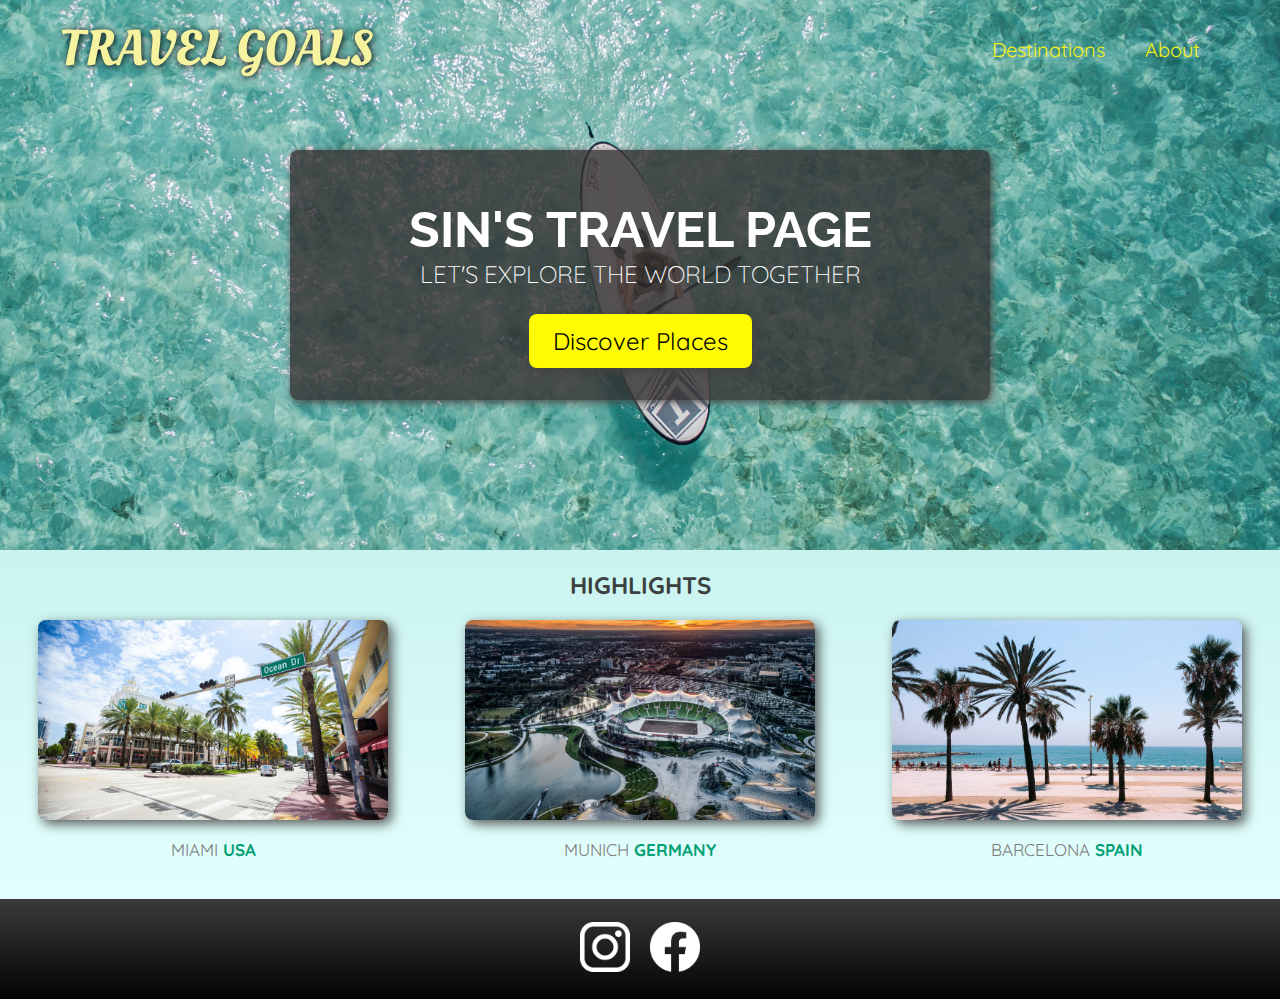
<file: html_files/index.html>
<!DOCTYPE html>
<html lang="en">
  <head>
    <meta charset="UTF-8" />
    <meta http-equiv="X-UA-Compatible" content="IE=edge" />
    <meta name="viewport" content="width=device-width, initial-scale=1.0" />
    <link href="/css_files/styles.css" rel="stylesheet" />
    <link
      href="https://fonts.googleapis.com/css2?family=Raleway:wght@700&family=Oleo+Script:wght@700&family=Quicksand:wght@300;500;700&display=swap"
      rel="stylesheet"
    />
    <link rel="stylesheet" href="/css_files/shared.css" />
    <title>Travel-Page</title>
  </head>
  <body>
    <header>
      <div id="Travel-Logo">
        <a href="/html_files/index.html"> Travel Goals </a>
      </div>
      <nav>
        <ul>
          <li>
            <a href="/html_files/destinations.html">Destinations</a>
          </li>
          <li>
            <a href="#about">About</a>
          </li>
        </ul>
      </nav>
    </header>
    <main>
      <section id="hero">
        <div id="hero-content">
          <h1>Sin's Travel Page</h1>
          <p>Let's Explore The World Together</p>
          <a href="/html_files/destinations.html"> Discover Places </a>
        </div>
      </section>
      <section class="SectionBackGround">
        <h2 id="subtitle">HIGHLIGHTS</h2>
        <div>
          <ul id="highlights">
            <li class="highlights">
              <img src="/images/miami.jpg" alt="Miami" />
              <p>Miami <strong>USA</strong></p>
            </li>
            <li class="highlights">
              <img src="/images/munich.jpg" alt="Munich" />
              <p>Munich <strong>GERMANY</strong></p>
            </li>
            <li class="highlights">
              <img src="/images/barcelona.jpg" alt="Barcelona" />
              <p>Barcelona <strong>SPAIN</strong></p>
            </li>
          </ul>
        </div>
      </section>
    </main>
    <footer id="about">
      <ul id="icons">
        <li>
          <a href="https://www.instagram.com/sinster_21/" target="_blank"><img src="/images/insta.png" alt="Insta Logo"/></a>
        </li>
        <li>
          <a href="https://www.facebook.com" target="_blank"><img src="/images/facebook.png" alt="Facebook Logo" /></a>
        </li>
      </ul>
    </footer>
  </body>
</html>
</file>
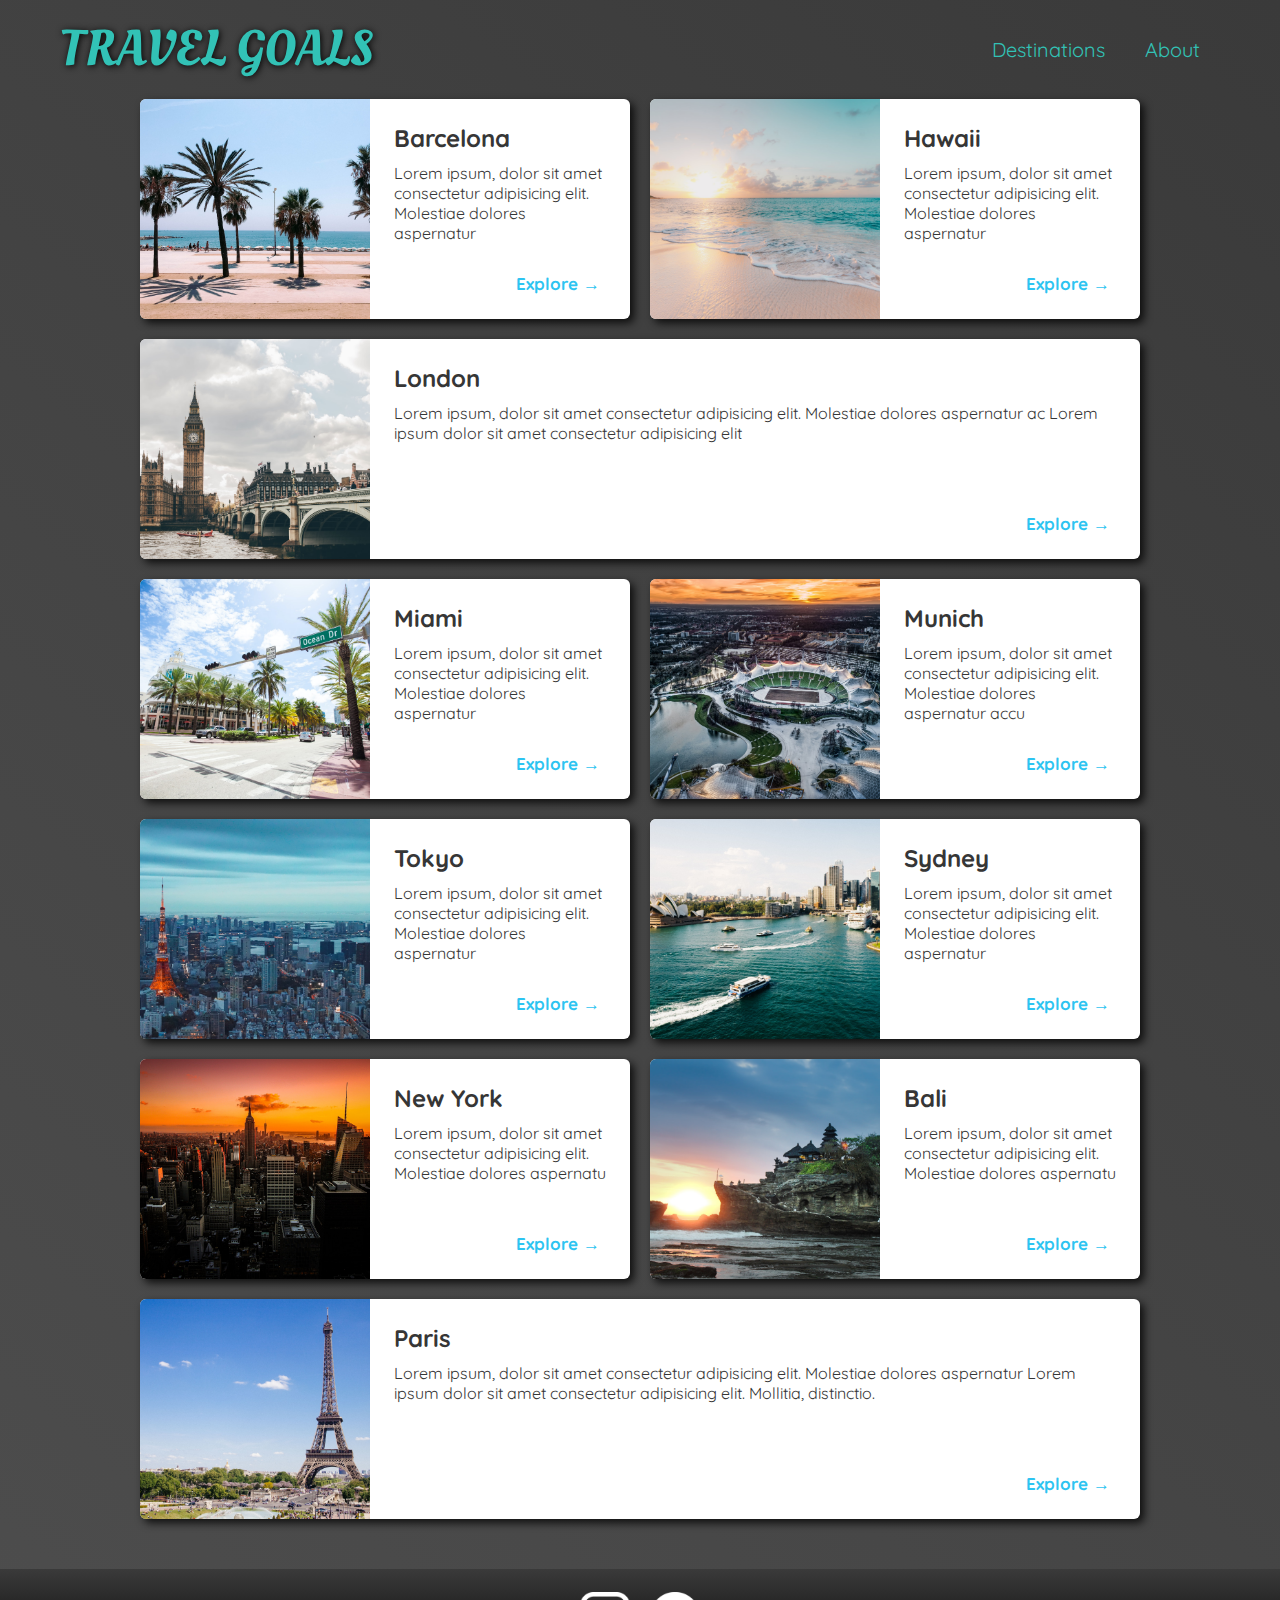
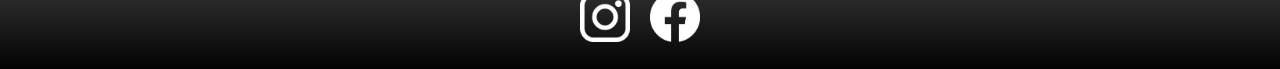
<file: html_files/destinations.html>
<!DOCTYPE html>
<html lang="en">
  <head>
    <meta charset="UTF-8" />
    <meta http-equiv="X-UA-Compatible" content="IE=edge" />
    <meta name="viewport" content="width=device-width, initial-scale=1.0" />
    <link rel="stylesheet" href="/css_files/shared.css" />
    <link rel="stylesheet" href="/css_files/destinations.css" />
    <link
      href="https://fonts.googleapis.com/css2?family=Raleway:wght@700&family=Oleo+Script:wght@700&family=Quicksand:wght@300;500;700&display=swap"
      rel="stylesheet"
    />
    <title>Travel-Page</title>
  </head>
  <body>
    <header>
      <div id="Travel-Logo">
        <a href="/html_files/index.html"> Travel Goals </a>
      </div>
      <nav>
        <ul>
          <li>
            <a href="/html_files/destinations.html">Destinations</a>
          </li>
          <li>
            <a href="#about">About</a>
          </li>
        </ul>
      </nav>
    </header>
    <main>
      <ul>
        <li>
          <img src="/images/barcelona.jpg" />
          <div class="card-content">
            <div>
              <h2>Barcelona</h2>
              <p>
                Lorem ipsum, dolor sit amet consectetur adipisicing elit.
                Molestiae dolores aspernatur
              </p>
            </div>
            <div class="Explore">
              <a href="https://en.wikipedia.org/wiki/Barcelona" target="_blank"
                >Explore &#x2192</a
              >
            </div>
          </div>
        </li>

        <li>
          <img src="/images/hawaii.jpg" />
          <div class="card-content">
            <div>
              <h2>Hawaii</h2>
              <p>
                Lorem ipsum, dolor sit amet consectetur adipisicing elit.
                Molestiae dolores aspernatur
              </p>
            </div>
            <div class="Explore">
              <a href="https://en.wikipedia.org/wiki/Hawaii" target="_blank"
                >Explore &#x2192</a
              >
            </div>
          </div>
        </li>

        <li>
          <img src="/images/london.jpg" />
          <div class="card-content">
            <div>
              <h2>London</h2>
              <p>
                Lorem ipsum, dolor sit amet consectetur adipisicing elit.
                Molestiae dolores aspernatur ac Lorem ipsum dolor sit amet
                consectetur adipisicing elit
              </p>
            </div>
            <div class="Explore">
              <a href="https://en.wikipedia.org/wiki/London" target="_blank"
                >Explore &#x2192</a
              >
            </div>
          </div>
        </li>

        <li>
          <img src="/images/miami.jpg" />
          <div class="card-content">
            <div>
              <h2>Miami</h2>
              <p>
                Lorem ipsum, dolor sit amet consectetur adipisicing elit.
                Molestiae dolores aspernatur
              </p>
            </div>
            <div class="Explore">
              <a href="https://en.wikipedia.org/wiki/Miami" target="_blank"
                >Explore &#x2192</a
              >
            </div>
          </div>
        </li>

        <li>
          <img src="/images/munich.jpg" />
          <div class="card-content">
            <div>
              <h2>Munich</h2>
              <p>
                Lorem ipsum, dolor sit amet consectetur adipisicing elit.
                Molestiae dolores aspernatur accu
              </p>
            </div>
            <div class="Explore">
              <a href="https://en.wikipedia.org/wiki/Munich" target="_blank"
                >Explore &#x2192</a
              >
            </div>
          </div>
        </li>

        <li>
          <img src="/images/tokyo.jpg" />
          <div class="card-content">
            <div>
              <h2>Tokyo</h2>
              <p>
                Lorem ipsum, dolor sit amet consectetur adipisicing elit.
                Molestiae dolores aspernatur
              </p>
            </div>
            <div class="Explore">
              <a href="https://en.wikipedia.org/wiki/Tokyo" target="_blank"
                >Explore &#x2192</a
              >
            </div>
          </div>
        </li>

        <li>
          <img src="/images/sydney.jpg" />
          <div class="card-content">
            <div>
              <h2>Sydney</h2>
              <p>
                Lorem ipsum, dolor sit amet consectetur adipisicing elit.
                Molestiae dolores aspernatur
              </p>
            </div>
            <div class="Explore">
              <a href="https://en.wikipedia.org/wiki/Sydney" target="_blank"
                >Explore &#x2192</a
              >
            </div>
          </div>
        </li>

        <li>
          <img src="/images/new-york-city.jpg" />
          <div class="card-content">
            <div>
              <h2>New York</h2>
              <p>
                Lorem ipsum, dolor sit amet consectetur adipisicing elit.
                Molestiae dolores aspernatu
              </p>
            </div>
            <div class="Explore">
              <a href="https://en.wikipedia.org/wiki/New York" target="_blank"
                >Explore &#x2192</a
              >
            </div>
          </div>
        </li>

        <li>
          <img src="/images/bali.jpg" />
          <div class="card-content">
            <div>
              <h2>Bali</h2>
              <p>
                Lorem ipsum, dolor sit amet consectetur adipisicing elit.
                Molestiae dolores aspernatu
              </p>
            </div>
            <div class="Explore">
              <a href="https://en.wikipedia.org/wiki/Bali" target="_blank"
                >Explore &#x2192</a
              >
            </div>
          </div>
        </li>
        <li>
          <img src="/images/paris.jpg" />
          <div class="card-content">
            <div>
              <h2>Paris</h2>
              <p>
                Lorem ipsum, dolor sit amet consectetur adipisicing elit.
                Molestiae dolores aspernatur Lorem ipsum dolor sit amet
                consectetur adipisicing elit. Mollitia, distinctio.
              </p>
            </div>
            <div class="Explore">
              <a href="https://en.wikipedia.org/wiki/Paris" target="_blank"
                >Explore &#x2192</a
              >
            </div>
          </div>
        </li>
      </ul>
    </main>
    <footer id="about">
      <ul id="icons">
        <li>
          <a href="https://www.instagram.com/sinster_21/" target="_blank"
            ><img src="/images/insta.png" alt="Insta Logo"
          /></a>
        </li>
        <li>
          <a href="https://www.facebook.com" target="_blank"
            ><img src="/images/facebook.png" alt="Facebook Logo"
          /></a>
        </li>
      </ul>
    </footer>
  </body>
</html>
</file>
<file: css_files/styles.css>
* {
  margin: 0px 0px;
  padding: 0px 0px;
}

nav a {
  text-decoration: none;
  color: rgb(243, 239, 24);
  padding: 10px 10px;
  margin: 0px 10px;
  font-size: 20px;
  transition: 0.7s ease;
}

nav a:hover {
  background-color: rgb(243, 239, 24);
  color: rgb(0, 0, 0);
  padding: 10px;
  transition: 0.6s ease;
  border-radius: 5px;
  box-shadow: 2px 2px 8px rgba(82, 80, 80, 0.8);
}

nav ul {
  display: flex;
  list-style: none;
}

#hero {
  background-image: url("/images/ocean.jpg");
  height: 550px;
  background-position: center;
  background-size: cover;
}

#hero-content {
  width: 700px;
  height: 150px;
  background-color: rgba(51, 47, 47, 0.8);
  text-align: center;
  padding: 50px 0;
  box-shadow: 2px 2px 8px rgb(68, 67, 67);
  margin: 0 auto;
  border-radius: 8px;
  position: relative;
  top: 150px;
}

#hero-content h1 {
  color: rgb(255, 255, 255);
  text-transform: uppercase;
  font-size: 50px;
  font-family: "Raleway", sans-serif;
  margin: 0;
}

#hero-content p {
  color: rgb(255, 255, 255);
  font-size: 24px;
  text-transform: uppercase;
  font-weight: 300;
  margin-bottom: 25px;
  margin-top: d 10px;
}

#hero-content a {
  display: inline-block;
  text-decoration: none;
  background-color: rgb(255, 251, 0);
  padding: 12px 24px;
  color: rgb(0, 0, 0);
  font-size: 24px;
  border-radius: 8px;
  box-shadow: 2px 4px 8px rgb(68, 67, 67);
}

#hero-content a:hover {
  background-color: rgb(251, 235, 0);
}

#highlights {
  display: flex;
  justify-content: space-around;
  list-style: none;
  text-align: center;
  text-transform: uppercase;
  color: rgb(124, 123, 123);
  font-size: 17px;
}

#highlights img {
  width: 350px;
  height: 200px;
  border-radius: 8px;
  box-shadow: 4px 4px 12px rgba(51, 47, 47, 0.8);
  object-fit: cover;
}

#subtitle {
  text-align: center;
  padding: 20px;
  font-weight: bold;
  color: rgb(59, 65, 64);
}

.highlights strong {
  color: rgb(0, 160, 117);
}

.highlights p {
  margin: 15px 0;
}

.SectionBackGround {
  background: linear-gradient(0deg, rgb(227, 255, 253), rgb(202, 243, 240));
  padding: 0 0 24px 0;
}
</file>
<file: css_files/shared.css>
* {
  margin: 0px 0px;
  padding: 0px 0px;
}

body {
  font-family: "Quicksand", sans-serif;
  margin: 0px 0px;
  padding: 0px 0px;
}

#Travel-Logo a {
  font-family: "Oleo Script", sans-serif;
  color: rgb(245, 243, 160);
  text-decoration: none;
  font-size: 50px;
  text-transform: uppercase;
  text-shadow: 1px 1px 7px rgb(0, 0, 0);
}

header {
  display: flex;
  justify-content: space-between;
  align-items: center;
  padding: 15px 60px;
  position: absolute;
  width: 100%;
  top: 0;
  left: 0;
  box-sizing: border-box;
}

nav a {
  text-decoration: none;
  color: rgb(243, 239, 24);
  padding: 10px 10px;
  margin: 0px 10px;
  font-size: 20px;
}

nav a:hover {
  background-color: rgb(243, 239, 24);
  color: rgb(0, 0, 0);
  padding: 10px;
  transition: 0.6s ease;
  border-radius: 5px;
  box-shadow: 2px 2px 8px rgba(82, 80, 80, 0.8);
}

nav ul {
  display: flex;
  list-style: none;
}

footer {
  background: linear-gradient(0deg, rgb(3, 3, 3), rgb(58, 58, 58));
  height: 100px;
  display: flex;
  align-items: center;
  justify-content: center;
}

#icons {
  display: flex;
  list-style: none;
}

footer img {
  height: 50px;
  width: 50px;
  object-fit: cover;
  padding: 10px;
}
</file>
<file: css_files/destinations.css>
body {
  background: linear-gradient(40deg, rgb(77, 77, 77), rgb(58, 58, 58));
}

header {
  position: static;
}

main {
  margin-bottom: 50px;
}

main ul {
  width: 1000px;
  margin: 0 auto;
  display: grid;
  grid-template-columns: 1fr 1fr;
  gap: 20px;
}

main ul li {
  display: flex;
  background-color: rgb(255, 255, 255);
  box-shadow: 4px 4px 8px rgba(0, 0, 0, 0.8);
  border-radius: 6px;
  height: 220px;
  overflow: hidden;
}

.card-content {
  display: flex;
  flex-direction: column;
  justify-content: space-between;
  padding: 24px;
  color: rgb(54, 54, 54);
}

.card-content p {
  padding: 10px 0 0 0;
}

.Explore {
  text-align: right;
}

.Explore a {
  text-decoration: none;
  color: rgb(45, 196, 241);
  font-weight: bold;
  padding: 6px;
  font-size:17px;
}

.Explore a:hover {
  background-color: rgb(224, 252, 252);
  border-radius: 6px;
}

nav a {
    text-decoration: none;
    color: rgb(50, 194, 182);
    padding: 10px 10px;
    margin: 0px 10px;
    font-size: 20px;
  }

nav a:hover{
    text-decoration: none;
    color: rgb(50, 194, 182);
    padding: 10px 10px;
    margin: 0px 10px;
    font-size: 20px;
    background-color: transparent;
    box-shadow: 0px 0px 10px rgba(50, 194, 182, 0.8);
}
  
main li img {
  height: auto;
  width: 230px;
  object-fit: cover;
  /* border-top-left-radius: 6px;
    border-bottom-left-radius: 6px; */
}

#Travel-Logo a{
    color:rgb(50, 194, 182)
;}

li:nth-of-type(3) {
  grid-column: 1/3;
  width: 100%;
}

li:last-of-type {
  grid-column: 1/span 2; /* can also use span 2 (instead of 1/3 use 1/span 2)*/
  width: 100%;
}
</file>
